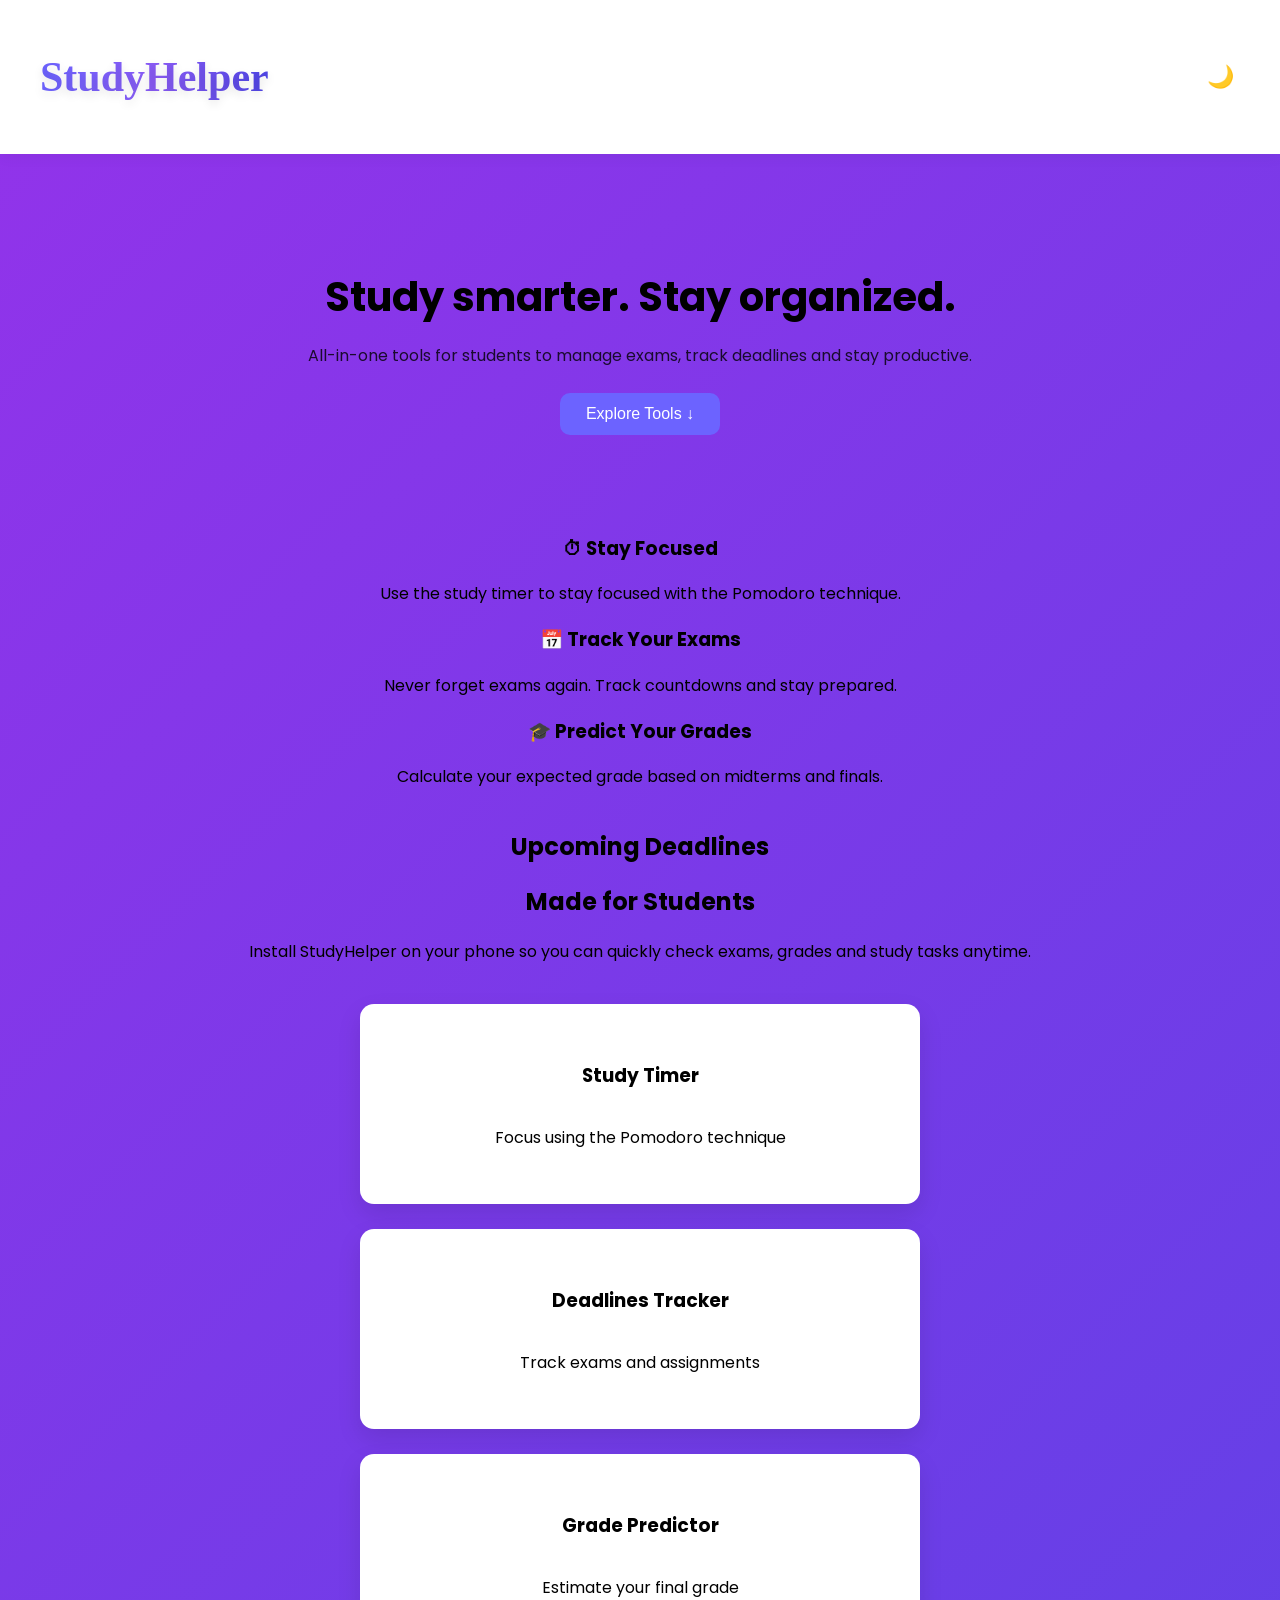
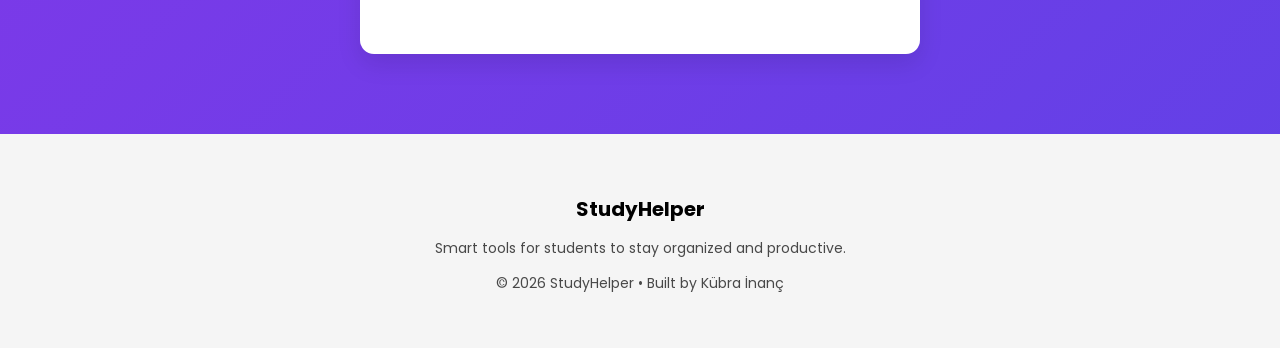
<file: index.html>
<!DOCTYPE html>
<html>

<head>

<title>StudyHelper</title>

<link rel="stylesheet" href="style.css">
<link rel="manifest" href="manifest.json">

<link rel="preconnect" href="https://fonts.googleapis.com">
<link href="https://fonts.googleapis.com/css2?family=Poppins:wght@400;600;700&display=swap" rel="stylesheet">

</head>

<body>

<nav>

<h2 class="logo">StudyHelper</h2>

<button id="darkToggle">🌙</button>

</nav>


<section class="hero">

<h1 class="hero-title">Study smarter. Stay organized.</h1>

<p>
All-in-one tools for students to manage exams,
track deadlines and stay productive.
</p>

<button onclick="scrollToTools()">Explore Tools ↓</button>

<button id="installBtn" style="display:none;">
Install StudyHelper 📱
</button>

</section>



<section class="features">

<div class="feature">
<h3>⏱ Stay Focused</h3>
<p>Use the study timer to stay focused with the Pomodoro technique.</p>
</div>

<div class="feature">
<h3>📅 Track Your Exams</h3>
<p>Never forget exams again. Track countdowns and stay prepared.</p>
</div>

<div class="feature">
<h3>🎓 Predict Your Grades</h3>
<p>Calculate your expected grade based on midterms and finals.</p>
</div>

</section>



<section class="deadlines">

<h2>Upcoming Deadlines</h2>

<div id="deadlineList"></div>

</section>



<section class="tips">

<h2>Made for Students</h2>

<p>
Install StudyHelper on your phone so you can quickly check
exams, grades and study tasks anytime.
</p>

</section>



<div class="tools" id="tools">

<a href="timer.html" class="card">
<h3>Study Timer</h3>
<p>Focus using the Pomodoro technique</p>
</a>

<a href="countdown.html" class="card">
<h3>Deadlines Tracker</h3>
<p>Track exams and assignments</p>
</a>

<a href="grade.html" class="card">
<h3>Grade Predictor</h3>
<p>Estimate your final grade</p>
</a>

</div>



<script>

/* SCROLL */

function scrollToTools(){
document.getElementById("tools").scrollIntoView({
behavior:"smooth"
});
}


/* INSTALL APP */

let deferredPrompt;

window.addEventListener("beforeinstallprompt",(e)=>{

e.preventDefault();

deferredPrompt = e;

document.getElementById("installBtn").style.display="block";

});

document.getElementById("installBtn").addEventListener("click",()=>{

deferredPrompt.prompt();

});


/* SERVICE WORKER */

if("serviceWorker" in navigator){

navigator.serviceWorker.register("service-worker.js")
.then(()=>{
console.log("Service Worker Registered");
});

}



/* LOAD DEADLINES + EXAMS */

let deadlines = JSON.parse(localStorage.getItem("deadlines")) || [];
let exams = JSON.parse(localStorage.getItem("exams")) || [];

let items = [...deadlines, ...exams];

let list = document.getElementById("deadlineList");

list.innerHTML="";

items.forEach(item => {

let today = new Date();
let date = new Date(item.date);

let diff = Math.ceil((date - today)/(1000*60*60*24));

/* TYPE */

let typeLabel = "";

if(item.type === "exam"){
typeLabel = "📘 Exam";
}
else if(item.type === "assignment"){
typeLabel = "📝 Assignment";
}
else{
typeLabel = "📌 Task";
}

/* CARD */

let card = document.createElement("div");
card.className = "deadline-card";

let progress = Math.max(0, 100 - (diff * 10));

card.innerHTML = `
<h3>${typeLabel} - ${item.title || item.name || "Task"}</h3>

<div class="progress-bar">
<div class="progress" style="width:${progress}%"></div>
</div>

<p>Due in ${diff} days</p>
`;

list.appendChild(card);

});

/* DARK MODE */

let darkBtn = document.getElementById("darkToggle");

if(localStorage.getItem("darkMode") === "on"){
document.body.classList.add("dark");
}

darkBtn.onclick = () => {

document.body.classList.toggle("dark");

if(document.body.classList.contains("dark")){
localStorage.setItem("darkMode","on");
}else{
localStorage.setItem("darkMode","off");
}

};
</script>
<footer class="footer">

<div class="footer-content">

<h3>StudyHelper</h3>

<p>Smart tools for students to stay organized and productive.</p>

<p class="footer-date">
© 2026 StudyHelper • Built by Kübra İnanç
</p>

</div>

</footer>
</body>
</html>
</file>
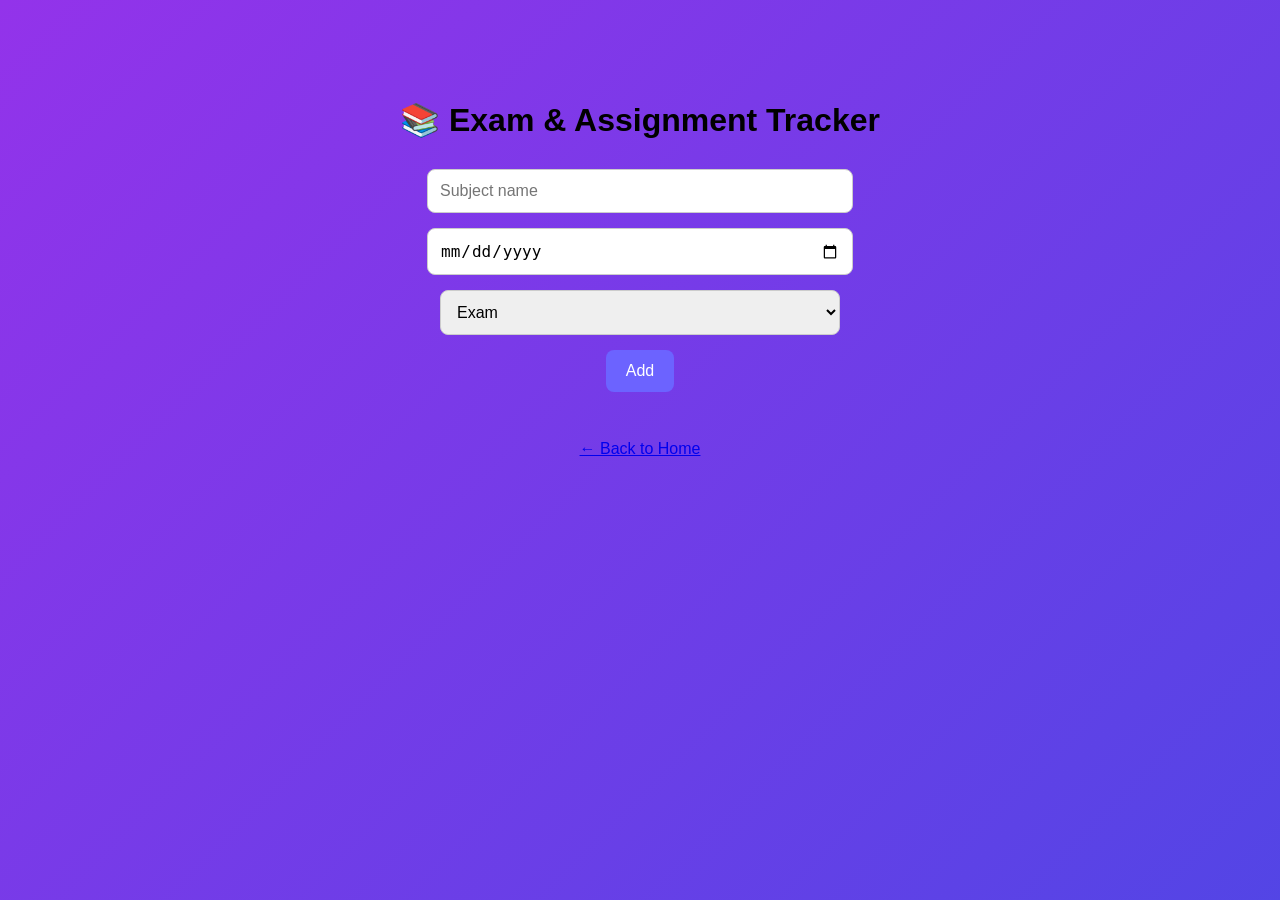
<file: countdown.html>
<!DOCTYPE html>
<html>

<head>

<title>Exam Countdown</title>
<link rel="stylesheet" href="style.css">

<style>

.container{
max-width:600px;
margin:auto;
text-align:center;
padding-top:80px;
}

.exam-inputs{
margin:30px 0;
display:flex;
flex-direction:column;
align-items:center;
gap:15px;
}

.exam-inputs input,
.exam-inputs select{
padding:12px;
border-radius:8px;
border:1px solid #ccc;
font-size:16px;
width:100%;
max-width:400px;
}

.exam-inputs button{
padding:12px 20px;
background:#6c63ff;
border:none;
color:white;
border-radius:8px;
cursor:pointer;
font-size:16px;
}

.exam-list{
margin-top:30px;
}

.exam-card{
background:white;
padding:20px;
margin:15px 0;
border-radius:10px;
box-shadow:0 4px 10px rgba(0,0,0,0.1);
}

.delete-btn{
margin-top:10px;
background:#ff4d4d;
border:none;
color:white;
padding:6px 12px;
border-radius:6px;
cursor:pointer;
}

</style>

</head>

<body>

<div class="container">

<h1>📚 Exam & Assignment Tracker</h1>

<div class="exam-inputs">

<input type="text" id="subject" placeholder="Subject name">

<input type="date" id="examDate">

<select id="type">
<option value="exam">Exam</option>
<option value="assignment">Assignment</option>
</select>

<button onclick="addExam()">Add</button>

</div>

<div id="examList" class="exam-list"></div>

<br>

<a href="index.html">← Back to Home</a>

</div>

<script>

let exams = JSON.parse(localStorage.getItem("exams")) || [];

function saveExams(){
localStorage.setItem("exams", JSON.stringify(exams));
}

function addExam(){

let subject = document.getElementById("subject").value;
let date = document.getElementById("examDate").value;
let type = document.getElementById("type").value;

if(subject=="" || date==""){
alert("Please fill all fields");
return;
}

let exam = {
title: subject,
date: date,
type: type
};

exams.push(exam);

saveExams();

displayExams();

document.getElementById("subject").value="";
document.getElementById("examDate").value="";
}

function deleteExam(index){

exams.splice(index,1);

saveExams();

displayExams();

}

function displayExams(){

let examList = document.getElementById("examList");

examList.innerHTML="";

exams.forEach((e,index)=>{

let today = new Date();
let examDate = new Date(e.date);
let diff = examDate - today;
let days = Math.ceil(diff/(1000*60*60*24));

let label = e.type === "exam" ? "📘 Exam" : "📝 Assignment";

let card = document.createElement("div");

card.className="exam-card";

card.innerHTML = `

<h3 class="${e.completed ? 'done':''}">
${e.completed ? '✔ ' : ''}${label} - ${e.title}
</h3>

<p>Due in ${days} days</p>

<button onclick="completeTask(${index})">
✔ Complete
</button>

<button class="delete-btn" onclick="deleteExam(${index})">
Delete
</button>

`;
examList.appendChild(card);

});

}

displayExams();

function completeTask(index){

exams[index].completed = true;

localStorage.setItem("exams", JSON.stringify(exams));

displayExams();

}
</script>

</body>
</html>
</file>
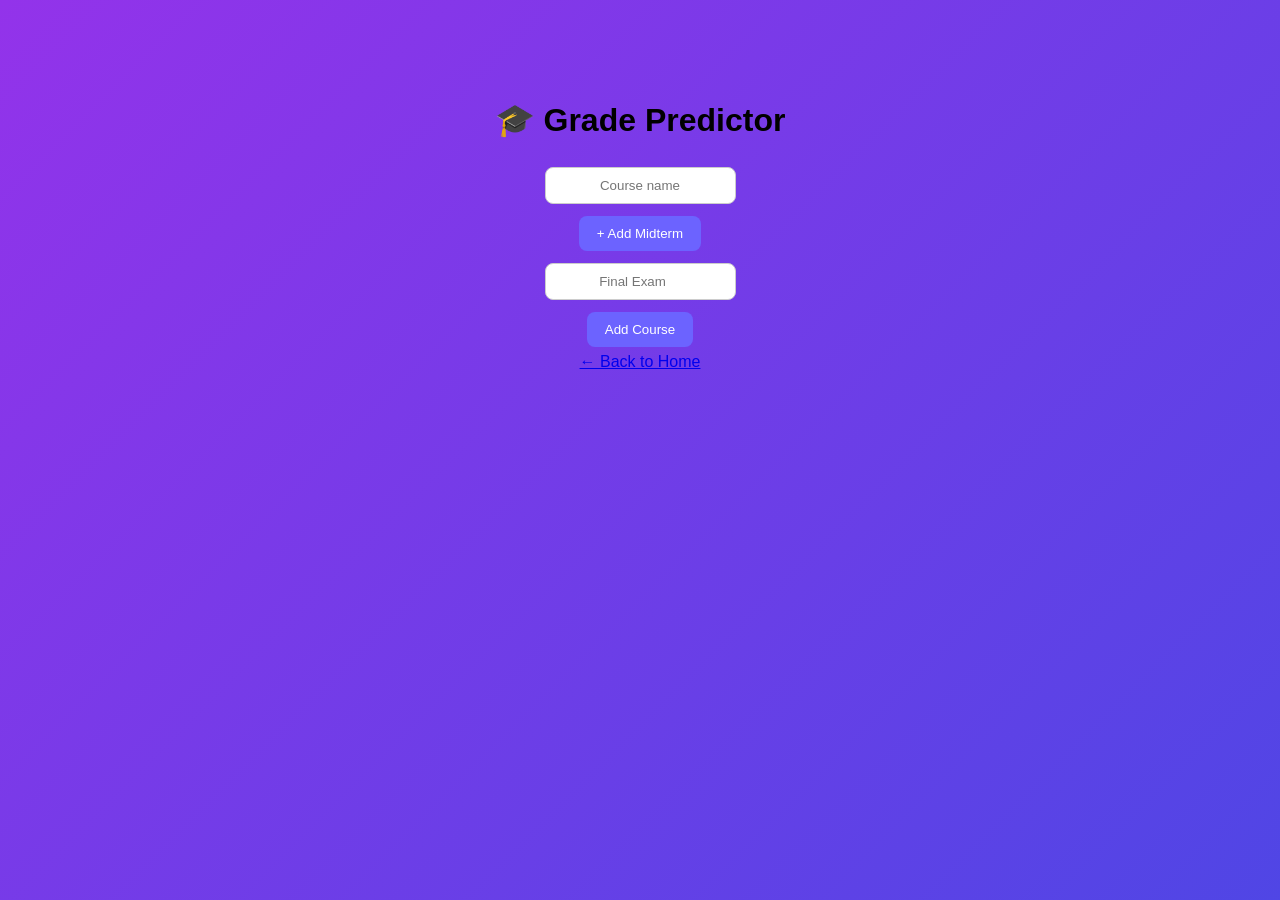
<file: grade.html>
<!DOCTYPE html>
<html>
<head>

<title>Grade Predictor</title>
<link rel="stylesheet" href="style.css">

<style>

.container{
max-width:500px;
margin:auto;
padding-top:80px;
text-align:center;
}

.course-form{
display:flex;
flex-direction:column;
align-items:center;
}

input{
padding:10px;
border-radius:8px;
border:1px solid #ccc;
margin:6px;
text-align:center;
}

.midterm-row{
display:flex;
align-items:center;
gap:8px;
margin:5px 0;
}

.midterm-input{
width:180px;
}

button{
padding:10px 18px;
background:#6c63ff;
border:none;
color:white;
border-radius:8px;
cursor:pointer;
margin:6px;
}

.delete-midterm{
background:#ff4d4d;
padding:6px 10px;
}

.course-card{
background:white;
padding:20px;
margin:15px auto;
border-radius:12px;
box-shadow:0 5px 15px rgba(0,0,0,0.1);
}

.grade{
font-size:20px;
font-weight:bold;
margin-top:10px;
}

.delete-course{
background:#ff4d4d;
margin-top:10px;
}

</style>

</head>

<body>

<div class="container">

<h1>🎓 Grade Predictor</h1>

<div class="course-form">

<input type="text" id="courseName" placeholder="Course name">

<div id="midtermContainer"></div>

<button onclick="addMidterm()">+ Add Midterm</button>

<input type="number" id="finalExam" placeholder="Final Exam">

<button onclick="addCourse()">Add Course</button>

</div>

<div id="courseList"></div>

<a href="index.html">← Back to Home</a>

</div>

<script>

let courses = JSON.parse(localStorage.getItem("courses")) || [];

function saveCourses(){
localStorage.setItem("courses", JSON.stringify(courses));
}

function addMidterm(){

let container=document.getElementById("midtermContainer");

let count=container.children.length+1;

let row=document.createElement("div");
row.className="midterm-row";

row.innerHTML=`
<input type="number" class="midterm-input" placeholder="Midterm ${count}">
<button class="delete-midterm" onclick="removeMidterm(this)">X</button>
`;

container.appendChild(row);

}

function removeMidterm(btn){

btn.parentElement.remove();

}

function addCourse(){

let name=document.getElementById("courseName").value;
let final=Number(document.getElementById("finalExam").value);

let midtermInputs=document.querySelectorAll(".midterm-input");

let midterms=[];

midtermInputs.forEach(input=>{
midterms.push(Number(input.value));
});

if(midterms.length===0){
alert("Add at least one midterm");
return;
}

let midAvg=midterms.reduce((a,b)=>a+b,0)/midterms.length;

let grade=(midAvg*0.4)+(final*0.6);

let course={
name:name,
midterms:midterms,
final:final,
grade:grade.toFixed(2)
};

courses.push(course);

saveCourses();

displayCourses();

}

function deleteCourse(index){

courses.splice(index,1);

saveCourses();

displayCourses();

}

function displayCourses(){

let list=document.getElementById("courseList");

list.innerHTML="";

courses.forEach((c,index)=>{

let midtermList="";

c.midterms.forEach((m,i)=>{
midtermList+=`<p>Midterm ${i+1}: ${m}</p>`;
});

let card=document.createElement("div");

card.className="course-card";

card.innerHTML=`

<h3>${c.name}</h3>

${midtermList}

<p>Final: ${c.final}</p>

<div class="grade">Final Grade: ${c.grade}</div>

<button class="delete-course" onclick="deleteCourse(${index})">Delete</button>

`;

list.appendChild(card);

});

}

displayCourses();

</script>

</body>
</html>
</file>
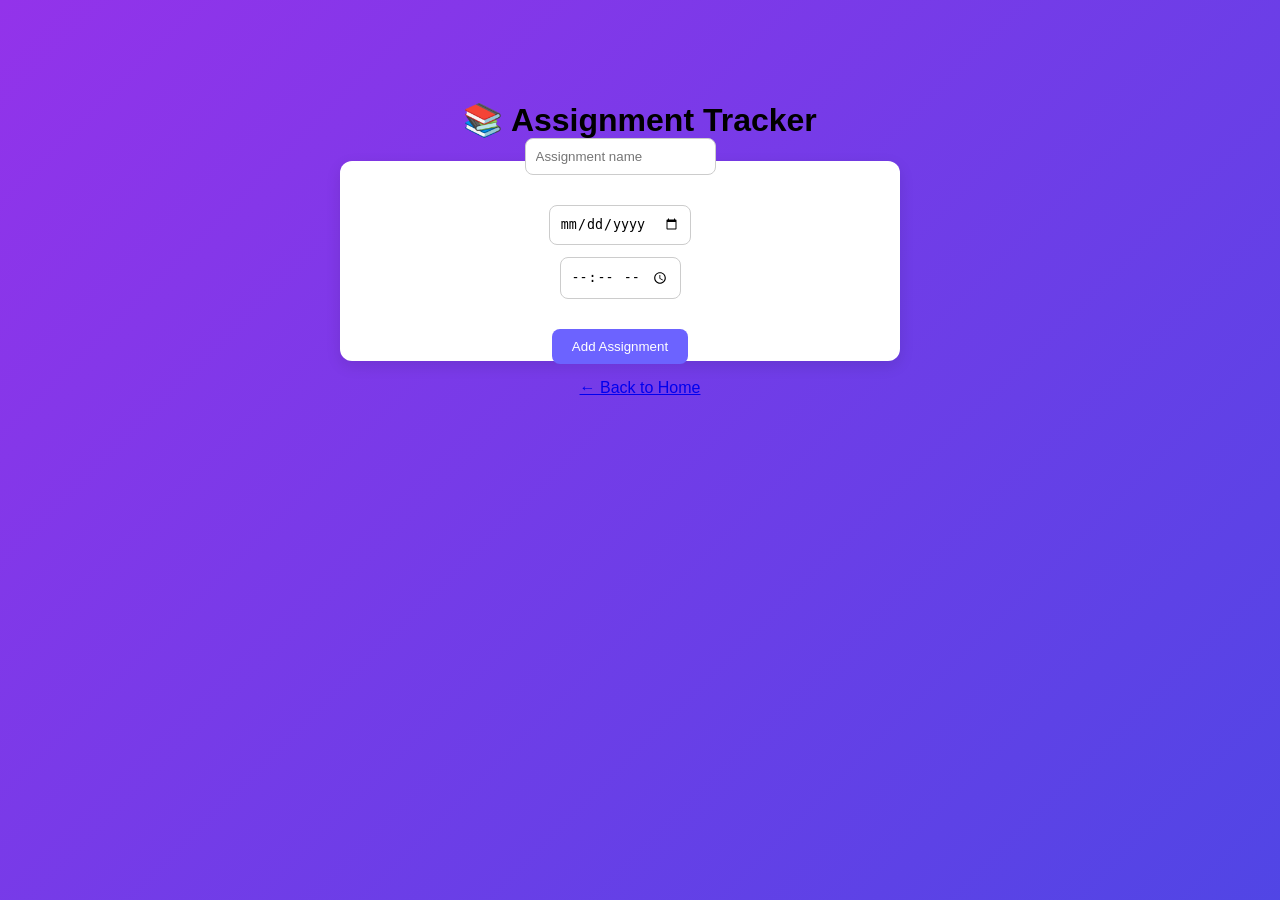
<file: planner.html>
<!DOCTYPE html>
<html>

<head>

<title>Assignment Tracker</title>
<link rel="stylesheet" href="style.css">

<style>

.container{
max-width:600px;
margin:auto;
padding-top:80px;
text-align:center;
}

.card{
background:white;
padding:30px;
border-radius:12px;
box-shadow:0 5px 15px rgba(0,0,0,0.1);
}

input{
padding:10px;
margin:6px;
border-radius:8px;
border:1px solid #ccc;
}

button{
padding:10px 20px;
background:#6c63ff;
border:none;
color:white;
border-radius:8px;
cursor:pointer;
margin:6px;
}

.assignment-list{
margin-top:20px;
}

.assignment{
background:#f5f5f5;
padding:12px;
margin:8px 0;
border-radius:8px;
display:flex;
justify-content:space-between;
align-items:center;
}

.delete-btn{
background:#ff4d4d;
padding:6px 10px;
}

</style>

</head>

<body>

<div class="container">

<h1>📚 Assignment Tracker</h1>

<div class="card">

<input id="title" placeholder="Assignment name">

<br>

<input id="date" type="date">

<input id="time" type="time">

<br>

<button onclick="addAssignment()">Add Assignment</button>

<div id="list" class="assignment-list"></div>

</div>

<br>

<a href="index.html">← Back to Home</a>

</div>

<script>

let assignments = JSON.parse(localStorage.getItem("deadlines")) || [];

function saveAssignments(){
localStorage.setItem("deadlines", JSON.stringify(assignments));
}

function addAssignment(){

let title = document.getElementById("title").value;
let date = document.getElementById("date").value;
let time = document.getElementById("time").value;

if(title=="" || date=="" || time=="") return;

assignments.push({
title:title,
date:date,
time:time
});

saveAssignments();

displayAssignments();

document.getElementById("title").value="";
document.getElementById("date").value="";
document.getElementById("time").value="";

}

function deleteAssignment(index){

assignments.splice(index,1);

saveAssignments();

displayAssignments();

}

function displayAssignments(){

let list = document.getElementById("list");

list.innerHTML="";

assignments.forEach((a,index)=>{

let div = document.createElement("div");

div.className="assignment";

div.innerHTML=`

<div>
<strong>${a.title}</strong><br>
Due: ${a.date} – ${a.time}
</div>

<button class="delete-btn" onclick="deleteAssignment(${index})">
Delete
</button>

`;

list.appendChild(div);

});

}

displayAssignments();

</script>

</body>
</html>
</file>
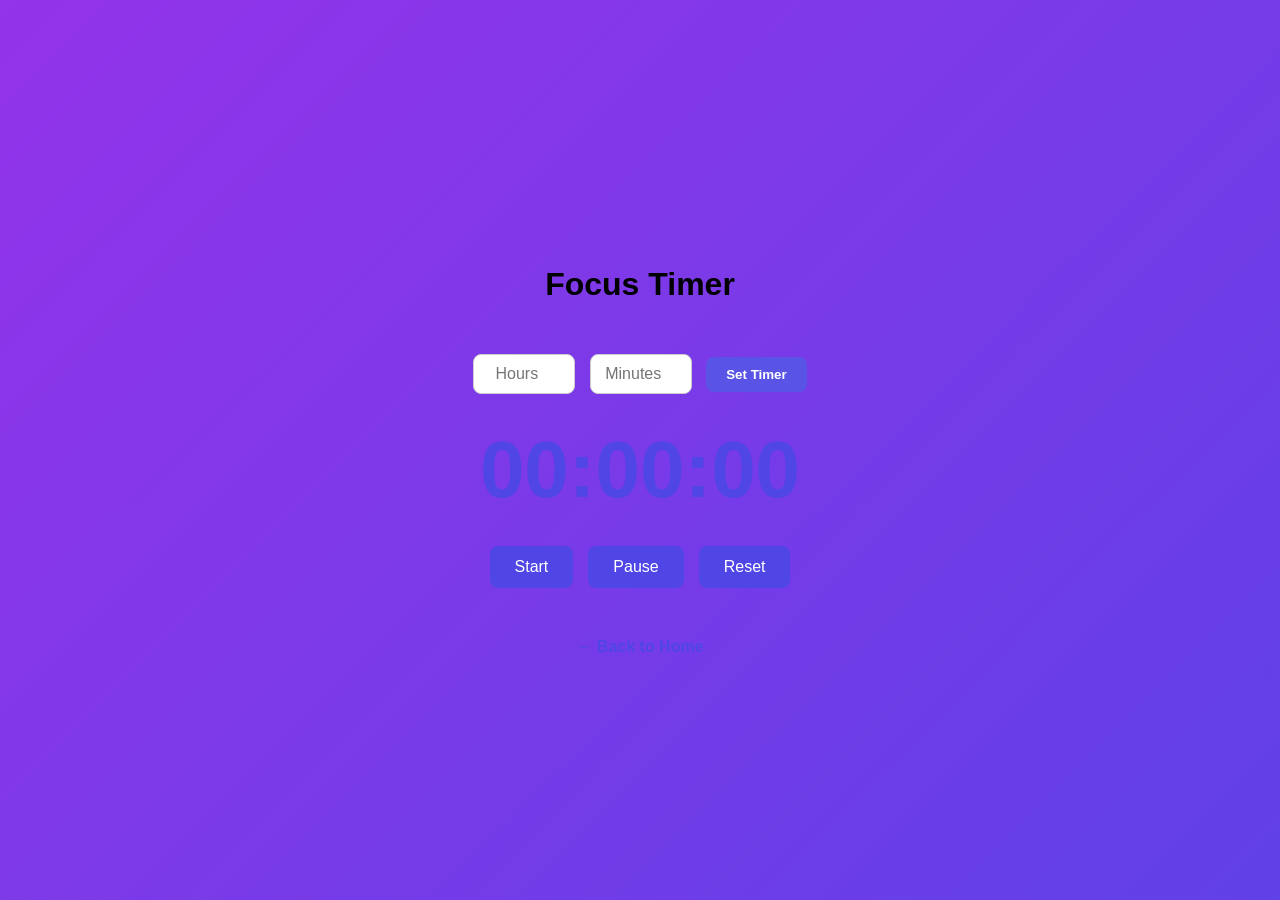
<file: timer.html>
<!DOCTYPE html>
<html>

<head>
<title>Study Timer</title>
<link rel="stylesheet" href="style.css">
</head>

<body>

<div class="timer-page">

<h1>Focus Timer</h1>
<div class="time-input">


<input type="number" id="hoursInput" placeholder="Hours"> 

<input type="number" id="minutesInput" placeholder="Minutes">
<button onclick="setTimer()">Set Timer</button>

</div>

<div id="timer" class="timer-display">
00:00:00
</div>

<div class="timer-buttons">

<button onclick="startTimer()">Start</button>
<button onclick="pauseTimer()">Pause</button>
<button onclick="resetTimer()">Reset</button>

</div>

<a href="index.html" class="back-btn">← Back to Home</a>

</div>

<script src="script.js"></script>

</body>

</html>
</file>
<file: style.css>
/* GENERAL */

html{
scroll-behavior:smooth;
}

body{
background: linear-gradient(-45deg,#6c63ff,#8b5cf6,#4f46e5,#9333ea);
background-size:400% 400%;
animation:gradientMove 12s ease infinite;

text-align:center;
font-family:'Poppins',sans-serif;
margin:0;
padding:0;
}


/* NAVBAR */

nav{
display:flex;
justify-content:space-between;
align-items:center;
padding:18px 40px;
font-size:22px;
font-weight:700;
background:white;
box-shadow:0 2px 15px rgba(0,0,0,0.05);
position:sticky;
top:0;
z-index:100;
}

.logo{
font-family:"Bradley Hand",cursive;
font-size:42px;
font-weight:bold;
background: linear-gradient(90deg,#6c63ff,#8b5cf6,#4f46e5);
-webkit-background-clip:text;
-webkit-text-fill-color:transparent;
text-shadow:0 4px 10px rgba(0,0,0,0.1);
}

#darkToggle{
background:none;
border:none;
font-size:22px;
cursor:pointer;
}


/* HERO */

.hero{
text-align:center;
padding:80px 20px;
max-width:700px;
margin:auto;
}

.hero-title{
font-size:40px;
margin-bottom:15px;
}

.hero p{
opacity:0.8;
margin-bottom:25px;
}

.hero button{
padding:12px 26px;
font-size:16px;
border-radius:10px;
background:#6c63ff;
color:white;
border:none;
cursor:pointer;
}

button:hover{
background:#584cff;
transform:scale(1.05);
}


/* TOOLS */

.tools{
display:flex;
flex-direction:column;
align-items:center;
gap:25px;
max-width:600px;
margin:40px auto;
}

.card{
width:100%;
max-width:500px;
height:140px;

background:white;
padding:30px;

border-radius:14px;
box-shadow:0 10px 25px rgba(0,0,0,0.1);

display:flex;
flex-direction:column;
justify-content:center;
align-items:center;

text-align:center;
text-decoration:none;
color:inherit;

transition:0.25s;
}

.card:hover{
transform:translateY(-6px);
box-shadow:0 15px 35px rgba(0,0,0,0.2);
}

.card i{
font-size:28px;
margin-bottom:10px;
}


/* DEADLINES */

.deadlines{
margin-top:40px;
text-align:center;
}

.deadline-card{
background:white;
padding:15px;
margin:10px auto;
width:300px;
border-radius:10px;
box-shadow:0 4px 10px rgba(0,0,0,0.1);
}


/* TIMER */

.timer-page{
display:flex;
flex-direction:column;
align-items:center;
justify-content:center;
height:100vh;
gap:30px;
}

.timer-display{
font-size:80px;
font-weight:bold;
color:#4F46E5;
}

.timer-buttons{
display:flex;
gap:15px;
}

.timer-buttons button{
padding:12px 25px;
font-size:16px;
border:none;
border-radius:8px;
background:#4F46E5;
color:white;
cursor:pointer;
}

.timer-buttons button:hover{
opacity:0.8;
}

.back-btn{
margin-top:20px;
text-decoration:none;
color:#4F46E5;
font-weight:bold;
}


/* INPUT */

.time-input input{
width:80px;
padding:10px;
font-size:16px;
text-align:center;
border-radius:8px;
border:1px solid #ccc;
margin-right:10px;
}

.time-input button{
padding:10px 20px;
border:none;
border-radius:8px;
background:#5a54e6;
color:white;
font-weight:600;
cursor:pointer;
}


/* INSTALL BUTTON */

.install-btn{
background:#6C63FF;
color:white;
border:none;
padding:12px 22px;
font-size:16px;
border-radius:10px;
cursor:pointer;
margin-top:20px;
}

.install-btn:hover{
opacity:0.9;
}


/* PROGRESS BAR */

.progress-bar{
width:100%;
height:8px;
background:#e5e5e5;
border-radius:10px;
margin:10px 0;
overflow:hidden;
}

.progress{
height:100%;
background:#6c63ff;
border-radius:10px;
transition:0.3s;
}


/* FOOTER */

.footer{
margin-top:80px;
padding:40px 20px;
text-align:center;
background:#f5f5f5;
}

.footer h3{
font-size:20px;
margin-bottom:10px;
}

.footer p{
opacity:0.7;
font-size:14px;
}

.footer-date{
margin-top:10px;
font-size:13px;
}


/* DARK MODE */

.dark{
background:#1e1e1e;
color:white;
}

.dark nav{
background:#2b2b2b;
color:white;
}

.dark .card{
background:#2b2b2b;
color:white;
}

.dark .deadline-card{
background:#2b2b2b;
color:white;
}

.dark .progress-bar{
background:#444;
}

.dark .progress{
background:#8b82ff;
}

.dark .footer{
background:#1f1f1f;
color:white;
}


/* GRADIENT ANIMATION */

@keyframes gradientMove{

0%{
background-position:0% 50%;
}

50%{
background-position:100% 50%;
}

100%{
background-position:0% 50%;
}

}
.done{
text-decoration: line-through;
opacity:0.6;
}
</file>
